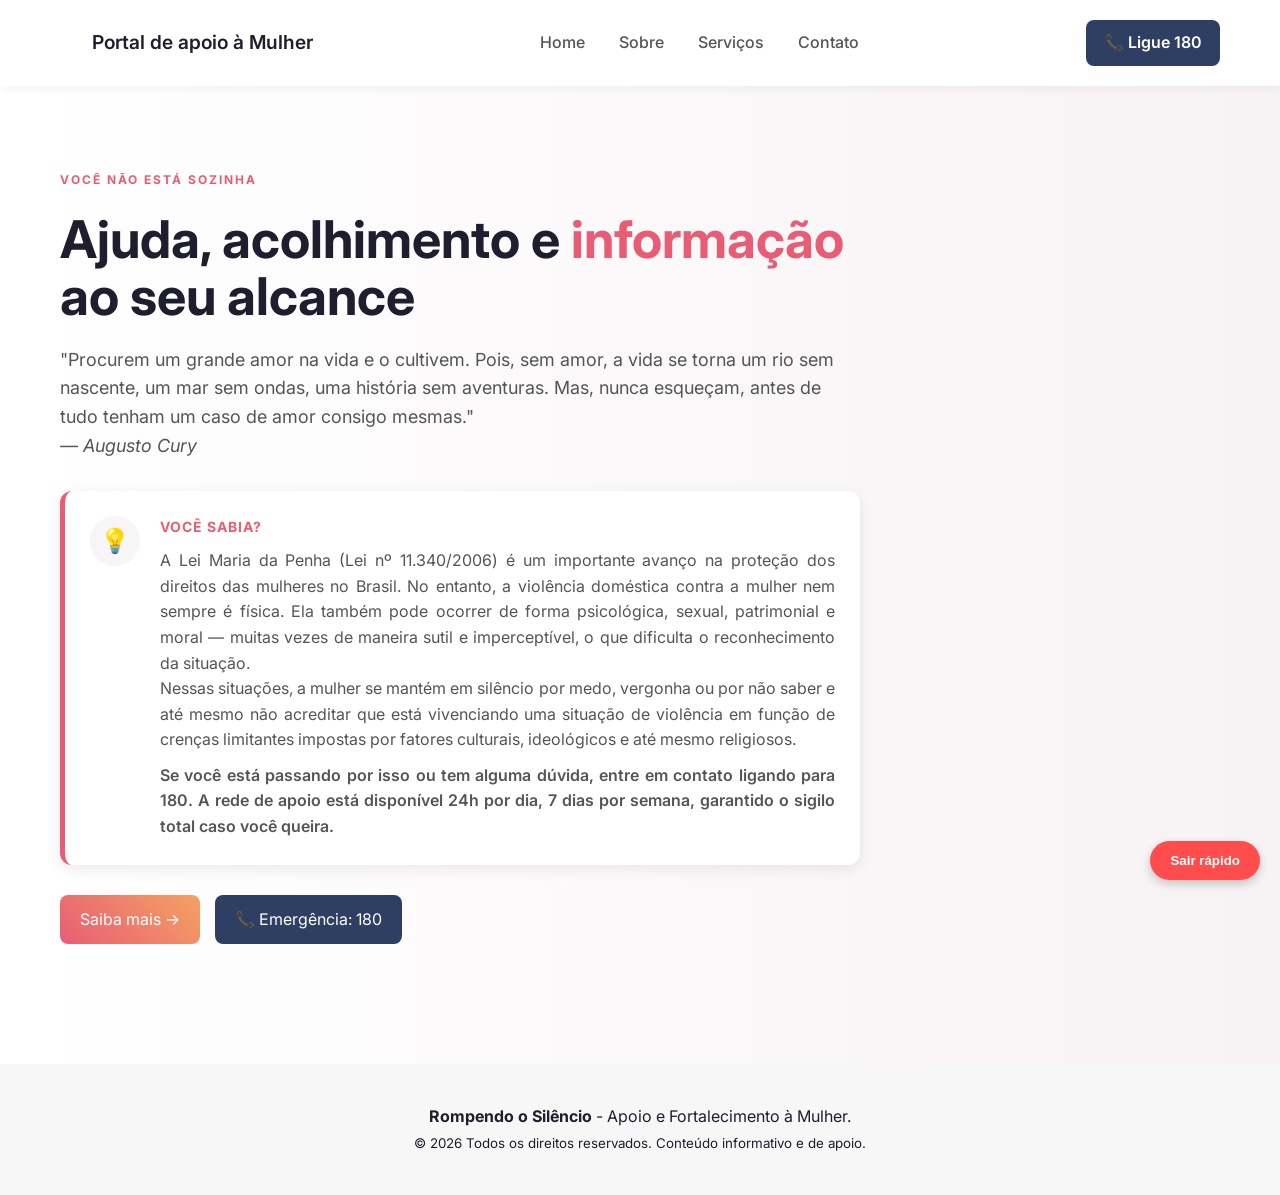
<file: index.html>
<!doctype html>
<html lang="pt-br">
  <head>
    <meta charset="UTF-8" />
    <meta name="viewport" content="width=device-width, initial-scale=1.0" />

    <title>Rompendo o Silêncio</title>

    <!-- Fonte moderna -->
    <link
      href="https://fonts.googleapis.com/css2?family=Inter:wght@300;400;600;700&display=swap"
      rel="stylesheet"
    />

    <link rel="stylesheet" href="css/style.css" />
  </head>

  <body>
    <!-- Botão de saída -->
    <button id="panic-button" onclick="saidaRapida()">Sair rápido</button>

    <!-- NAVBAR -->
    <header class="navbar">
      <div class="logo">
        <!-- SVG do Coração -->
        <svg class="heart-svg" viewBox="0 0 32 32" width="24" height="24">
          <path d="M16,28.261c-0.757,0-1.515-0.289-2.094-0.868C7.575,21.316,2,15.694,2,10.607C2,6.724,5.124,3.6,9,3.6 c2.083,0,3.957,0.963,5.328,2.534C15.706,4.563,17.58,3.6,19.664,3.6C23.547,3.6,26.67,6.724,26.67,10.607 c0,5.087-5.575,10.709-11.906,16.786C14.184,27.972,13.426,28.261,12.669,28.261z"/>
        </svg>
        Portal de apoio à Mulher
      </div>

      <nav>
        <a href="index.html">Home</a>
        <a href="sobre.html">Sobre</a>
        <a href="servicos.html">Serviços</a>
        <a href="contato.html">Contato</a>
      </nav>

      <a href="tel:180" class="btn-emergency">📞 Ligue 180</a>
    </header>

    <!-- HERO -->
    <section class="hero">
      <div class="hero-content">
        <span class="tag">VOCÊ NÃO ESTÁ SOZINHA</span>

        <h1>
          Ajuda, acolhimento e
          <span>informação</span> ao seu alcance
        </h1>

        <p>
          "Procurem um grande amor na vida e o cultivem. Pois, sem amor, a vida
          se torna um rio sem nascente, um mar sem ondas, uma história sem
          aventuras. Mas, nunca esqueçam, antes de tudo tenham um caso de amor
          consigo mesmas."
          <br />
          <cite>— Augusto Cury</cite>
        </p>

        <div class="you-knew">
          <div class="you-knew-icon">💡</div>
          <div class="you-knew-content">
            <span class="you-knew-label">VOCÊ SABIA?</span>
            <p>
              A Lei Maria da Penha (Lei nº 11.340/2006) é um importante avanço
              na proteção dos direitos das mulheres no Brasil. No entanto, a
              violência doméstica contra a mulher nem sempre é física. Ela também pode
              ocorrer de forma psicológica, sexual, patrimonial e moral — muitas
              vezes de maneira sutil e imperceptível, o que dificulta o
              reconhecimento da situação. <br>
              Nessas situações, a mulher se mantém em silêncio por medo, vergonha ou por não saber e até mesmo não acreditar que está vivenciando uma situação de violência em função de crenças limitantes impostas por fatores culturais, ideológicos e até mesmo religiosos.
            </p>
            <p>
              Se você está passando por isso ou tem alguma dúvida, entre em
              contato ligando para 180. A rede de apoio está disponível 24h por
              dia, 7 dias por semana, garantido o sigilo total caso você queira.
            </p>
          </div>
        </div>

        <div class="hero-buttons">
          <a href="sobre.html" class="btn-primary">Saiba mais →</a>
          <a href="tel:180" class="btn-secondary">📞 Emergência: 180</a>
        </div>
      </div>
    </section>

    <script src="js/script.js"></script>

    <!-- ACESSIBILIDADE VLIBRAS -->
    <div vw class="enabled">
      <div vw-access-button class="active"></div>
      <div vw-plugin-wrapper>
        <div class="vw-plugin-top-wrapper"></div>
      </div>
    </div>
    <script src="https://vlibras.gov.br/app/vlibras-plugin.js"></script>
    <script>
      new window.VLibras.Widget('https://vlibras.gov.br/app');
    </script>

  </body>

  <footer>
    <p>
      <strong>Rompendo o Silêncio</strong> - Apoio e Fortalecimento à Mulher.
    </p>
    <small
      >© 2026 Todos os direitos reservados. Conteúdo informativo e de
      apoio.</small
    >
  </footer>
</html>
</file>
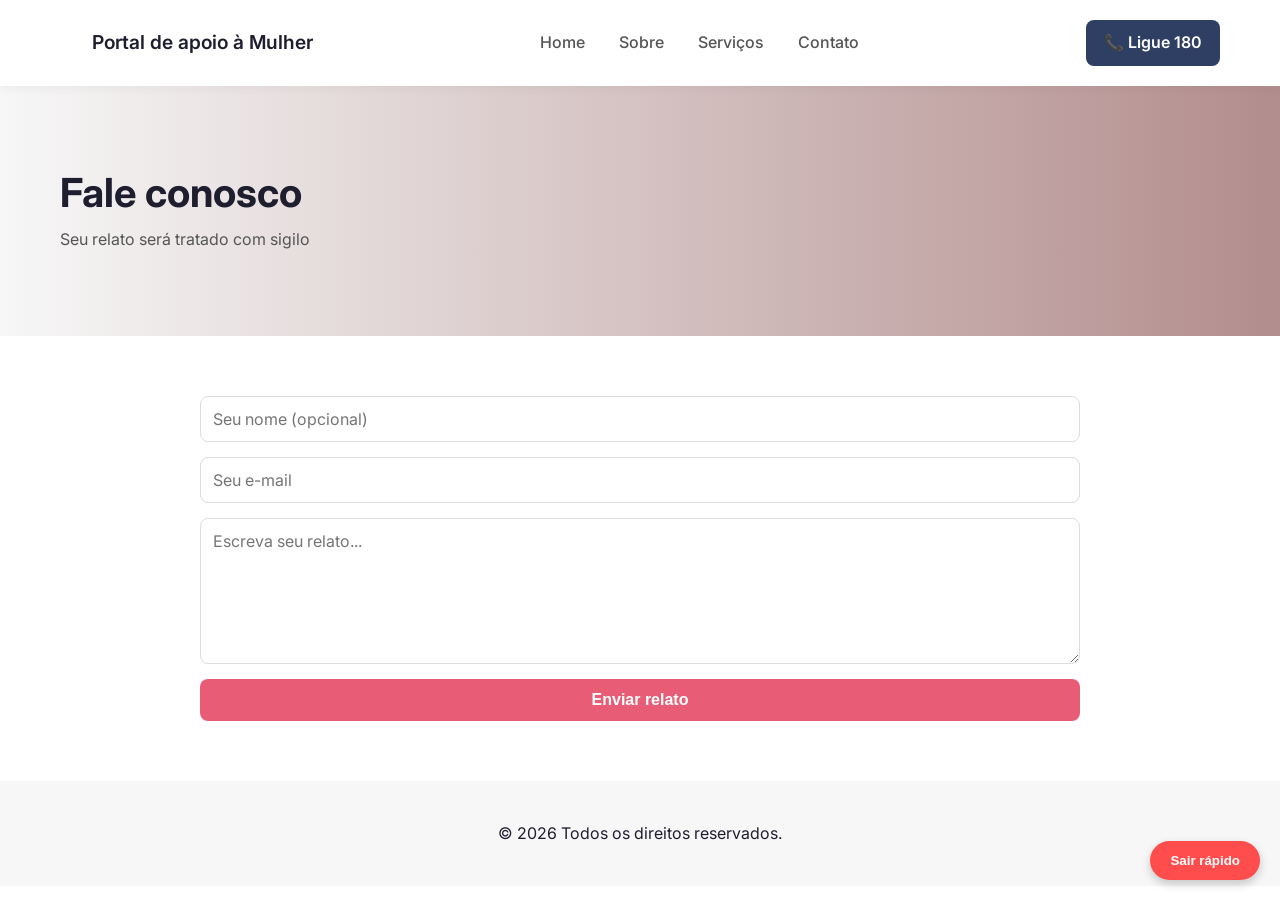
<file: contato.html>
<!doctype html>
<html lang="pt-br">
  <head>
    <meta charset="UTF-8" />
    <meta name="viewport" content="width=device-width, initial-scale=1.0" />
    <title>Rompendo o Silêncio</title>

    <link
      href="https://fonts.googleapis.com/css2?family=Inter:wght@300;400;600;700&display=swap"
      rel="stylesheet"
    />
    <link rel="stylesheet" href="css/style.css" />
  </head>

  <body>
    <button id="panic-button" onclick="saidaRapida()">Sair rápido</button>

    <header class="navbar">
      <div class="logo">
        <!-- SVG do Coração -->
        <svg class="heart-svg" viewBox="0 0 32 32" width="24" height="24">
          <path d="M16,28.261c-0.757,0-1.515-0.289-2.094-0.868C7.575,21.316,2,15.694,2,10.607C2,6.724,5.124,3.6,9,3.6 c2.083,0,3.957,0.963,5.328,2.534C15.706,4.563,17.58,3.6,19.664,3.6C23.547,3.6,26.67,6.724,26.67,10.607 c0,5.087-5.575,10.709-11.906,16.786C14.184,27.972,13.426,28.261,12.669,28.261z"/>
        </svg>
        Portal de apoio à Mulher
      </div>

      <nav>
        <a href="index.html">Home</a>
        <a href="sobre.html">Sobre</a>
        <a href="servicos.html">Serviços</a>
        <a href="contato.html">Contato</a>
      </nav>

      <a href="tel:180" class="btn-emergency">📞 Ligue 180</a>
    </header>

    <section class="page-hero">
      <h1>Fale conosco</h1>
      <p>Seu relato será tratado com sigilo</p>
    </section>

    <main class="content">
      <form
        id="meuForm"
        class="form"
        action="https://formspree.io/f/mnjwdane"
        method="POST"
      >
        <input type="text" id="campoNome" name="nome" placeholder="Seu nome (opcional)" />
        <input type="email" id="campoEmail" name="email" placeholder="Seu e-mail" required />

        <textarea
          id="campoRelato"
          name="relato"
          rows="6"
          placeholder="Escreva seu relato..."
          required
        ></textarea>

        <button type="submit" id="btnEnviar" class="btn-primary">Enviar relato</button>
      </form>

      <p id="mensagemStatus" style="display: none;"></p>

    </main>

    <script src="js/script.js"></script>

    <!-- ACESSIBILIDADE VLIBRAS -->
    <div vw class="enabled">
      <div vw-access-button class="active"></div>
      <div vw-plugin-wrapper>
        <div class="vw-plugin-top-wrapper"></div>
      </div>
    </div>
    <script src="https://vlibras.gov.br/app/vlibras-plugin.js"></script>
    <script>
      new window.VLibras.Widget('https://vlibras.gov.br/app');
    </script>

  </body>

  <footer>
    <p>© 2026 Todos os direitos reservados.</p>
  </footer>
</html>
</file>
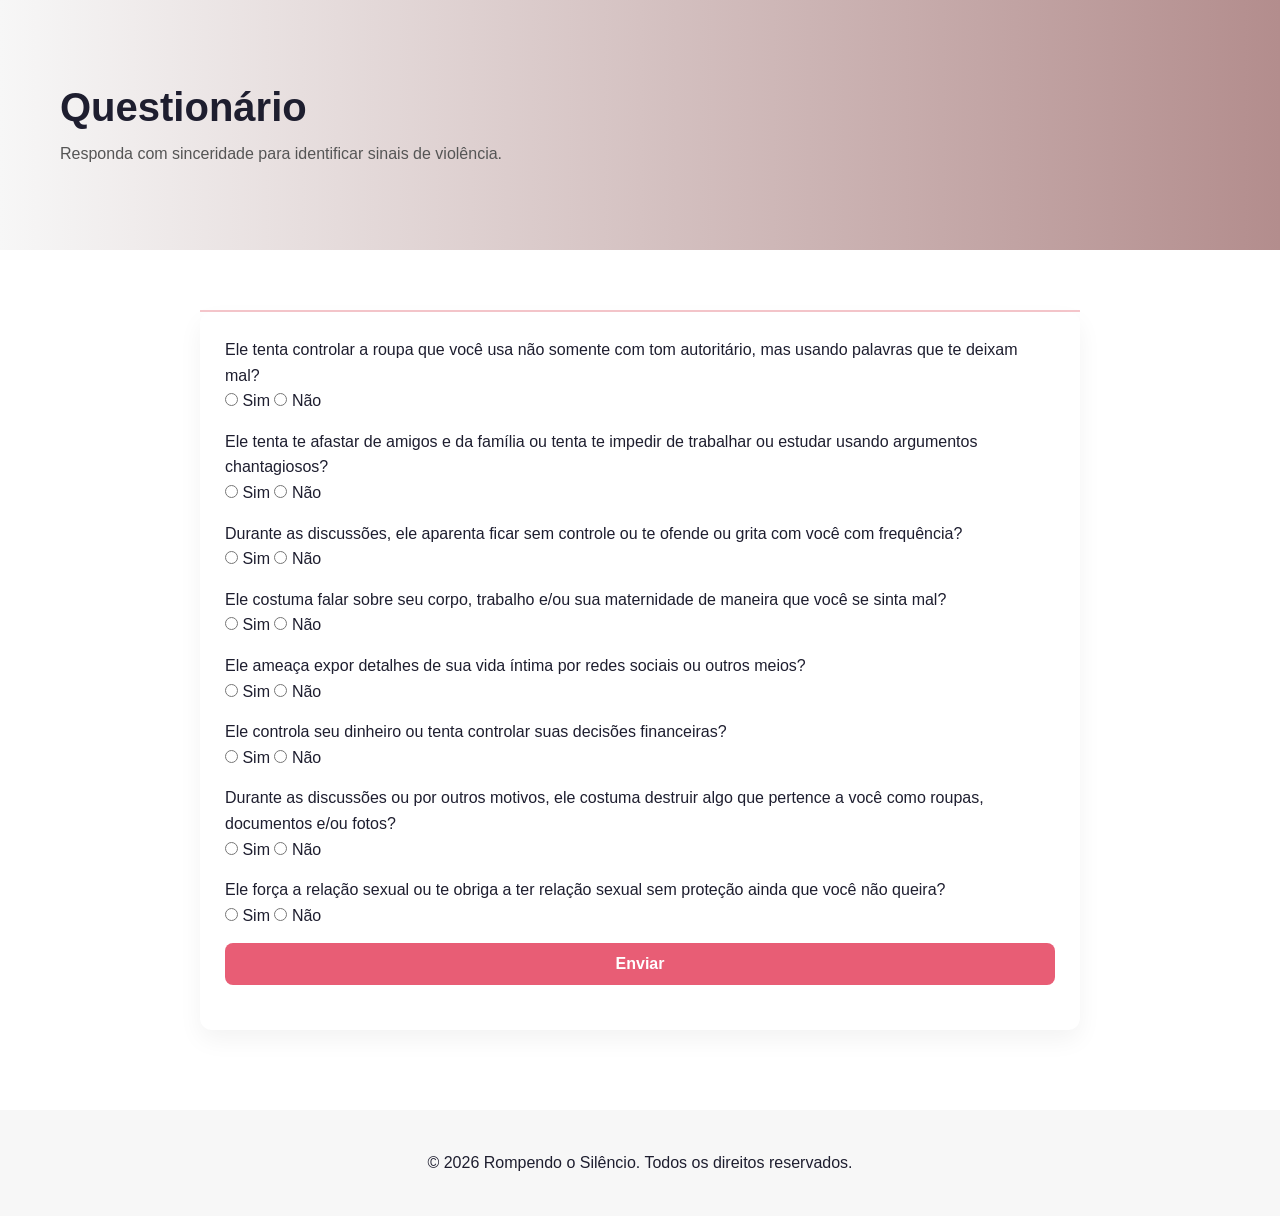
<file: questionario.html>
<!doctype html>
<html lang="pt-br">
  <head>
    <meta charset="UTF-8" />
    <meta name="viewport" content="width=device-width, initial-scale=1.0">
    <title>Questionário</title>
    <link rel="stylesheet" href="css/style.css" />
    <!-- usa o mesmo style.css -->
    <style>
      /* Complemento específico para o questionário */
      .progress {
        margin-top: 15px;
        height: 8px;
        background: var(--secondary);
        border-radius: 4px;
        overflow: hidden;
      }
      .progress-bar {
        height: 100%;
        background: var(--primary);
        width: 100%;
        transition: width 1s linear;
      }
      .resultado {
        margin-top: 20px;
        font-weight: bold;
        color: var(--primary);
      }
    </style>
  </head>
  <body>
    <section class="page-hero">
      <h1>Questionário</h1>
      <p>Responda com sinceridade para identificar sinais de violência.</p>
    </section>

    <main class="content">
      <div id="mensagemErro" class="mensagem erro"></div>
      <div class="card">
        <form id="formQuestionario" class="form">
          <div class="pergunta">
            <label>Ele tenta controlar a roupa que você usa não somente com tom autoritário, mas usando palavras que te deixam mal?</label><br />
            <input type="radio" name="q1" value="sim" required/> Sim
            <input type="radio" name="q1" value="nao" /> Não
          </div>

          <div class="pergunta">
            <label
              >Ele tenta te afastar de amigos e da família ou tenta te impedir
              de trabalhar ou estudar usando argumentos chantagiosos?</label
            ><br />
            <input type="radio" name="q2" value="sim" required/> Sim
            <input type="radio" name="q2" value="nao" /> Não
          </div>

          <div class="pergunta">
            <label
              >Durante as discussões, ele aparenta ficar sem controle ou te
              ofende ou grita com você com frequência?</label
            ><br />
            <input type="radio" name="q3" value="sim" required/> Sim
            <input type="radio" name="q3" value="nao" /> Não
          </div>

          <div class="pergunta">
            <label
              >Ele costuma falar sobre seu corpo, trabalho e/ou sua maternidade
              de maneira que você se sinta mal?</label
            ><br />
            <input type="radio" name="q4" value="sim" required/> Sim
            <input type="radio" name="q4" value="nao" /> Não
          </div>

          <div class="pergunta">
            <label
              >Ele ameaça expor detalhes de sua vida íntima por redes sociais ou
              outros meios?</label
            ><br />
            <input type="radio" name="q5" value="sim" required/> Sim
            <input type="radio" name="q5" value="nao" /> Não
          </div>

          <div class="pergunta">
            <label
              >Ele controla seu dinheiro ou tenta controlar suas decisões
              financeiras?</label
            ><br />
            <input type="radio" name="q6" value="sim" required/> Sim
            <input type="radio" name="q6" value="nao" /> Não
          </div>

          <div class="pergunta">
            <label
              >Durante as discussões ou por outros motivos, ele costuma destruir
              algo que pertence a você como roupas, documentos e/ou
              fotos?</label
            ><br />
            <input type="radio" name="q7" value="sim" required/> Sim
            <input type="radio" name="q7" value="nao" /> Não
          </div>

          <div class="pergunta">
            <label
              >Ele força a relação sexual ou te obriga a ter relação sexual sem
              proteção ainda que você não queira?</label
            ><br />
            <input type="radio" name="q8" value="sim" required/> Sim
            <input type="radio" name="q8" value="nao" /> Não
          </div>

          <button type="button" id="btnEnviar" class="btn-primary">
            Enviar
          </button>
        </form>

        <div id="resultado" class="resultado"></div>
        <div class="progress" style="display: none">
          <div class="progress-bar" id="progressBar"></div>
        </div>
      </div>
    </main>

    <footer>
      <p>© 2026 Rompendo o Silêncio. Todos os direitos reservados.</p>
    </footer>

    <script src="js/script.js"></script>

    <!-- ACESSIBILIDADE VLIBRAS -->
    <div vw class="enabled">
      <div vw-access-button class="active"></div>
      <div vw-plugin-wrapper>
        <div class="vw-plugin-top-wrapper"></div>
      </div>
    </div>
  </body>

</html>
</file>
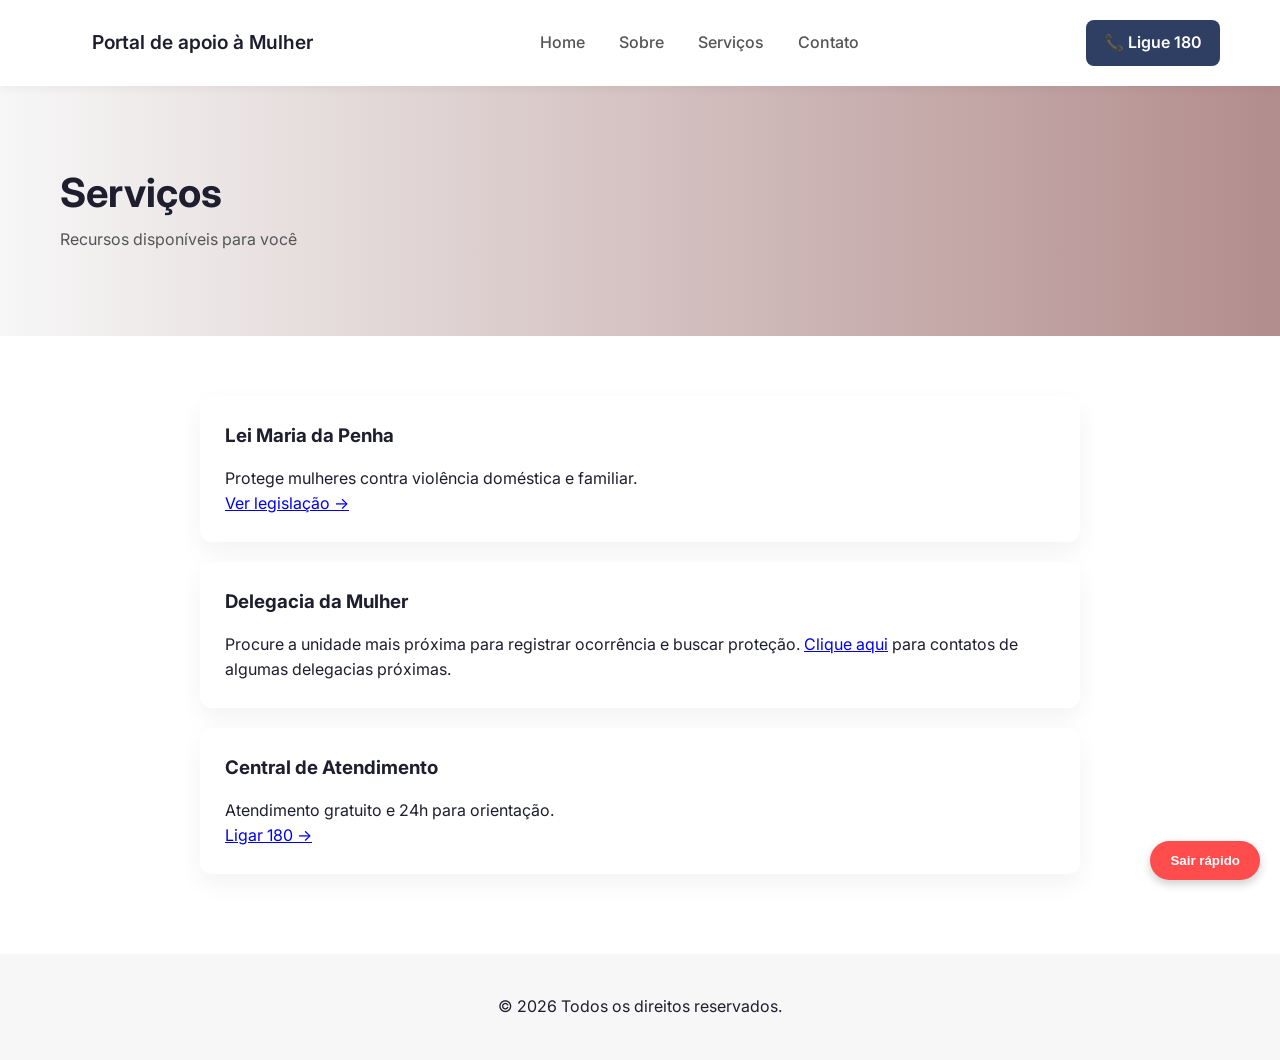
<file: servicos.html>
<!doctype html>
<html lang="pt-br">
  <head>
    <meta charset="UTF-8" />
    <meta name="viewport" content="width=device-width, initial-scale=1.0" />
    <title>Rompendo o Silêncio</title>

    <link
      href="https://fonts.googleapis.com/css2?family=Inter:wght@300;400;600;700&display=swap"
      rel="stylesheet"
    />
    <link rel="stylesheet" href="css/style.css" />
  </head>

  <body>
    <button id="panic-button" onclick="saidaRapida()">Sair rápido</button>

    <header class="navbar">
      <div class="logo">
        <!-- SVG do Coração -->
        <svg class="heart-svg" viewBox="0 0 32 32" width="24" height="24">
          <path d="M16,28.261c-0.757,0-1.515-0.289-2.094-0.868C7.575,21.316,2,15.694,2,10.607C2,6.724,5.124,3.6,9,3.6 c2.083,0,3.957,0.963,5.328,2.534C15.706,4.563,17.58,3.6,19.664,3.6C23.547,3.6,26.67,6.724,26.67,10.607 c0,5.087-5.575,10.709-11.906,16.786C14.184,27.972,13.426,28.261,12.669,28.261z"/>
        </svg>
        Portal de apoio à Mulher
      </div>

      <nav>
        <a href="index.html">Home</a>
        <a href="sobre.html">Sobre</a>
        <a href="servicos.html">Serviços</a>
        <a href="contato.html">Contato</a>
      </nav>

      <a href="tel:180" class="btn-emergency">📞 Ligue 180</a>
    </header>

    <section class="page-hero">
      <h1>Serviços</h1>
      <p>Recursos disponíveis para você</p>
    </section>

    <main class="content">
      <div class="card">
        <h3>Lei Maria da Penha</h3>
        <p>Protege mulheres contra violência doméstica e familiar.</p>
        <a
          href="https://www.planalto.gov.br/ccivil_03/_ato2004-2006/2006/lei/l11340.htm"
          target="_blank"
        >
          Ver legislação →
        </a>
      </div>

      <div class="card">
        <h3>Delegacia da Mulher</h3>
        <p>
          Procure a unidade mais próxima para registrar ocorrência e buscar
          proteção. <a href="javascript:void(0)">Clique aqui</a> para contatos de algumas delegacias próximas.
        </p>
      </div>

      <div class="card">
        <h3>Central de Atendimento</h3>
        <p>Atendimento gratuito e 24h para orientação.</p>
        <a href="tel:180">Ligar 180 →</a>
      </div>
    </main>

    <script src="js/script.js"></script>

    <!-- ACESSIBILIDADE VLIBRAS -->
    <div vw class="enabled">
      <div vw-access-button class="active"></div>
      <div vw-plugin-wrapper>
        <div class="vw-plugin-top-wrapper"></div>
      </div>
    </div>
    <script src="https://vlibras.gov.br/app/vlibras-plugin.js"></script>
    <script>
      new window.VLibras.Widget('https://vlibras.gov.br/app');
    </script>

  </body>

  <footer>
    <p>© 2026 Todos os direitos reservados.</p>
  </footer>
</html>
</file>
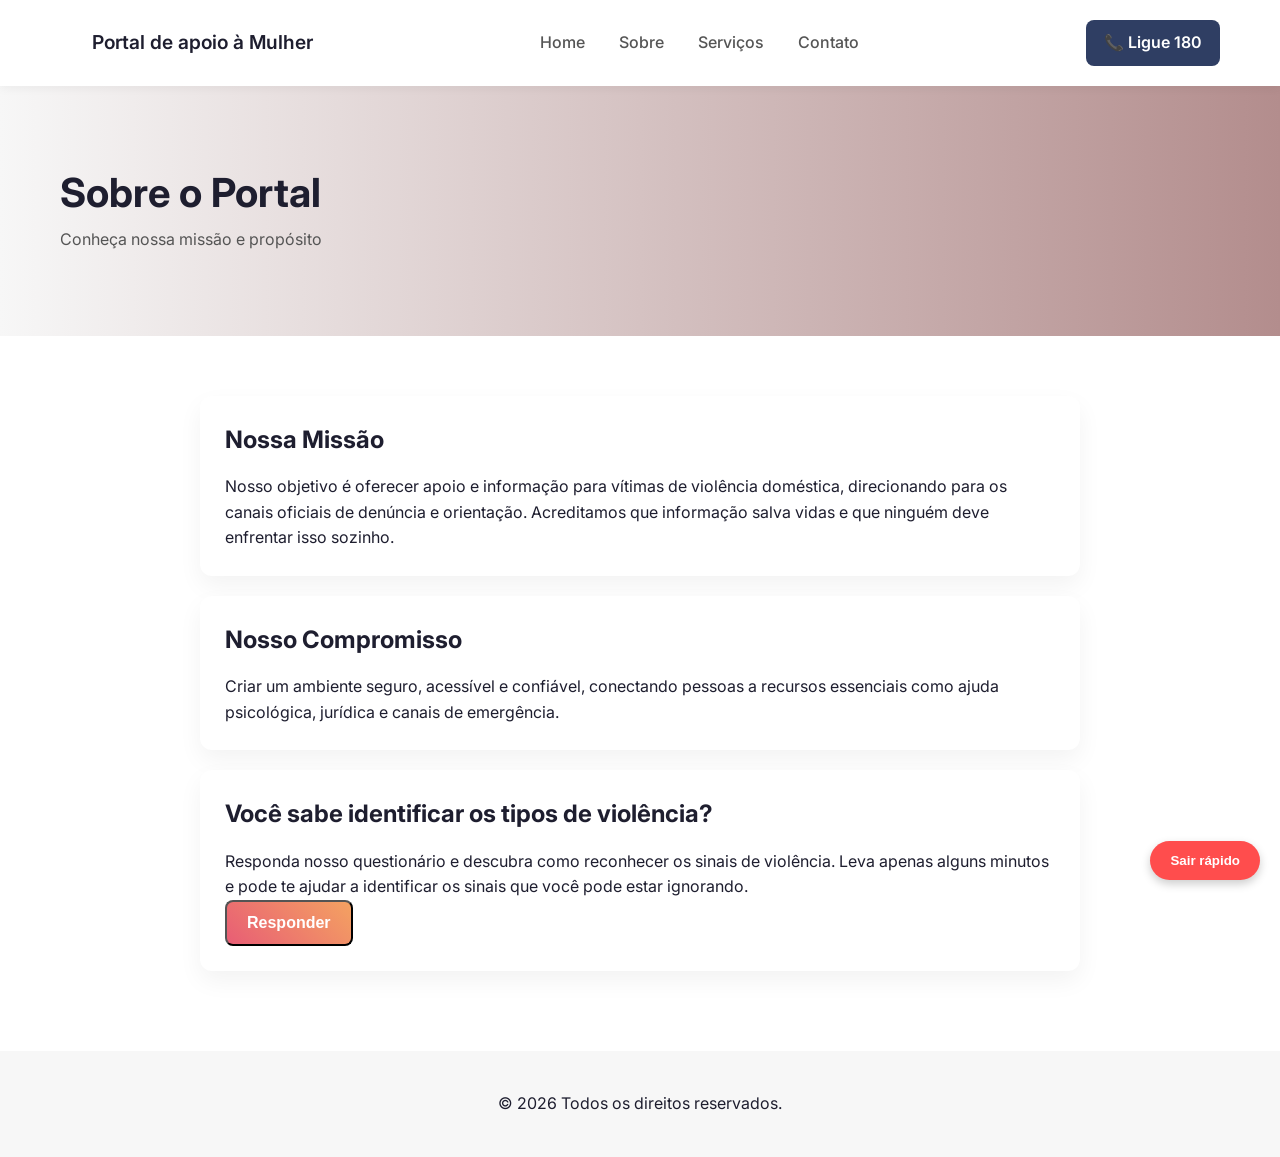
<file: sobre.html>
<!doctype html>
<html lang="pt-br">
  <head>
    <meta charset="UTF-8" />
    <meta name="viewport" content="width=device-width, initial-scale=1.0" />
    <title>Rompendo o Silêncio</title>

    <link
      href="https://fonts.googleapis.com/css2?family=Inter:wght@300;400;600;700&display=swap"
      rel="stylesheet"
    />
    <link rel="stylesheet" href="css/style.css" />
  </head>

  <body>
    <button id="panic-button" onclick="saidaRapida()">Sair rápido</button>

    <header class="navbar">
      <div class="logo">
        <!-- SVG do Coração -->
        <svg class="heart-svg" viewBox="0 0 32 32" width="24" height="24">
          <path d="M16,28.261c-0.757,0-1.515-0.289-2.094-0.868C7.575,21.316,2,15.694,2,10.607C2,6.724,5.124,3.6,9,3.6 c2.083,0,3.957,0.963,5.328,2.534C15.706,4.563,17.58,3.6,19.664,3.6C23.547,3.6,26.67,6.724,26.67,10.607 c0,5.087-5.575,10.709-11.906,16.786C14.184,27.972,13.426,28.261,12.669,28.261z"/>
        </svg>
        Portal de apoio à Mulher
      </div>

      <nav>
        <a href="index.html">Home</a>
        <a href="sobre.html">Sobre</a>
        <a href="servicos.html">Serviços</a>
        <a href="contato.html">Contato</a>
      </nav>

      <a href="tel:180" class="btn-emergency">📞 Ligue 180</a>
    </header>

    <section class="page-hero">
      <h1>Sobre o Portal</h1>
      <p>Conheça nossa missão e propósito</p>
    </section>

    <main class="content">
      <div class="card">
        <h2>Nossa Missão</h2>
        <p>
          Nosso objetivo é oferecer apoio e informação para vítimas de violência
          doméstica, direcionando para os canais oficiais de denúncia e
          orientação. Acreditamos que informação salva vidas e que ninguém deve
          enfrentar isso sozinho.
        </p>
      </div>

      <div class="card">
        <h2>Nosso Compromisso</h2>
        <p>
          Criar um ambiente seguro, acessível e confiável, conectando pessoas a
          recursos essenciais como ajuda psicológica, jurídica e canais de
          emergência.
        </p>
      </div>

      <div class="card">
        <h2>Você sabe identificar os tipos de violência?</h2>
        <p id="questionario">
          Responda nosso questionário e descubra como reconhecer os sinais de
          violência. Leva apenas alguns minutos e pode te ajudar a identificar
          os sinais que você pode estar ignorando.
        </p>
        
        <button type="submit" class="btn-primary" onclick="respQuestionario()">
          <strong>Responder</strong>
        </button>
        
      </div>
    </main>

    <script src="js/script.js"></script>

    <!-- ACESSIBILIDADE VLIBRAS -->
    <div vw class="enabled">
      <div vw-access-button class="active"></div>
      <div vw-plugin-wrapper>
        <div class="vw-plugin-top-wrapper"></div>
      </div>
    </div>
    <script src="https://vlibras.gov.br/app/vlibras-plugin.js"></script>
    <script>
      new window.VLibras.Widget('https://vlibras.gov.br/app');
    </script>

  </body>

  <footer>
    <p>© 2026 Todos os direitos reservados.</p>
  </footer>
</html>
</file>
<file: css/style.css>
/* VARIÁVEIS E RESET */
:root {
    --primary: #e85d75;
    --secondary: #f8f5f7;
    --dark: #1e1e2f;
    --text: #555;
    --bg-light: #f7f7f7;
}

* {
    margin: 0;
    padding: 0;
    box-sizing: border-box;
}

body {
    font-family: 'Inter', sans-serif;
    background: #fff;
    color: var(--dark);
    line-height: 1.6; /* Melhora a leitura geral */
}


/* ANIMAÇÃO LOGO CORAÇÃO */
.logo {
  display: flex;
  align-items: center;
  gap: 8px; /* Espaço entre o coração e o texto */
}

.heart-svg {
  fill: none; /* Sem preenchimento inicial */
  stroke: #ff3e60; /* Cor do contorno */
  stroke-width: 1.5; /* Espessura da linha */
  stroke-linecap: round;
  stroke-linejoin: round;
  
  /* Efeito de desenho */
  stroke-dasharray: 100; /* Tamanho da linha */
  stroke-dashoffset: 100; /* Esconde a linha */
  animation: drawHeart 2s ease-in-out infinite alternate;
}

@keyframes drawHeart {
  0% {
    stroke-dashoffset: 100;
    fill: transparent;
  }
  50% {
    stroke-dashoffset: 0; /* Desenha a linha */
    fill: transparent;
  }
  100% {
    stroke-dashoffset: 0;
    fill: #ff3e60; /* Preenche com a cor no final */
  }
}


/* NAVBAR */
.navbar {
    display: flex;
    justify-content: space-between;
    align-items: center;
    padding: 20px 60px;
    background: white;
    position: sticky;
    top: 0;
    z-index: 1000;
    box-shadow: 0 2px 10px rgba(0,0,0,0.05);
}

.logo {
    font-weight: 600;
    font-size: 1.2rem;
}

.navbar nav a {
    margin: 0 15px;
    text-decoration: none;
    color: var(--text);
    font-weight: 500;
    transition: color 0.3s;
}

.navbar nav a:hover {
    color: var(--primary);
}


/* BOTÕES GERAIS */
.btn-emergency {
    background: #2f3e63;
    color: white;
    padding: 10px 18px;
    border-radius: 8px;
    text-decoration: none;
    font-weight: 600;
}

.btn-primary {
    cursor: pointer; /* efeito da mãozinha */
    background: linear-gradient(45deg, #e85d75, #f4a261);
    color: white;
    padding: 12px 20px;
    border-radius: 8px;
    text-decoration: none;
    display: inline-block;
    font-size: 16px;
    transition: background-color 0.3s ease;
}

.btn-secondary {
    background: #2f3e63;
    color: white;
    padding: 12px 20px;
    border-radius: 8px;
    text-decoration: none;
    display: inline-block;
    cursor: pointer;
}


/* HERO PRINCIPAL (HOME) */
.hero {
    padding: 80px 60px;
    background: linear-gradient(to right, #fff, #f7f2f4);
}

.hero-content {
    max-width: 800px;
}

.tag {
    color: var(--primary);
    font-size: 12px;
    letter-spacing: 2px;
    font-weight: 700;
}

.hero h1 {
    font-size: 52px;
    margin: 20px 0;
    line-height: 1.1;
}

.hero h1 span {
    color: var(--primary);
}

.hero p {
    color: var(--text);
    margin-bottom: 30px;
    font-size: 18px;
}

.hero-buttons {
    display: flex;
    gap: 15px;
    margin-bottom: 40px;
}


/* DESTAQUE VOCÊ SABIA */
.you-knew {
    background: #ffffff;
    border-left: 5px solid var(--primary);
    padding: 25px;
    border-radius: 12px;
    box-shadow: 0 4px 15px rgba(0, 0, 0, 0.08);
    margin: 30px 0;
    display: flex;
    gap: 20px;
    align-items: flex-start;
    transition: transform 0.3s ease;
}

.you-knew:hover {
    transform: translateY(-5px);
}

.you-knew-icon {
    font-size: 24px;
    background: var(--secondary);
    padding: 10px;
    border-radius: 50%;
    min-width: 50px;
    height: 50px;
    display: flex;
    align-items: center;
    justify-content: center;
}

.you-knew-label {
    display: block;
    font-weight: 700;
    color: var(--primary);
    font-size: 14px;
    margin-bottom: 10px;
    text-transform: uppercase;
    letter-spacing: 1px;
}

.you-knew-content p {
    font-size: 16px;
    color: var(--text);
    margin-bottom: 10px;
    text-align: justify;
}

.you-knew-content p:last-child {
    margin-bottom: 0;
    font-weight: 600;
    
}


/* HERO INTERNO (SOBRE/SERVIÇOS) */
.page-hero {
    padding: 80px 60px;
    background: linear-gradient(to right, #f7f7f7, #b38d8d);
    display: flex;
    flex-direction: column;
    justify-content: center;
    align-items: flex-start;
    min-height: 250px;
    width: 100%;
}

.page-hero h1 {
    font-size: 40px;
    margin-bottom: 10px;
    line-height: 1.2;
}

.page-hero p {
    color: var(--text);
    max-width: 600px;
}


/* CONTEÚDO E CARDS */
.content {
    padding: 60px;
    max-width: 1000px;
    margin: auto;
}

.card {
    background: white;
    padding: 25px;
    border-radius: 12px;
    box-shadow: 0 10px 25px rgba(0,0,0,0.05);
    margin-bottom: 20px;
}

.card h2, .card h3 {
    margin-bottom: 15px;
    color: var(--dark);
}

.card p a {
    display: inline !important;
    text-decoration: underline;
    /*color: var(--primary);*/
    padding: 0;
    margin: 0;
}

/* FORMULÁRIO */
.form {
    display: flex;
    flex-direction: column;
    gap: 15px;
}

.form input, .form textarea {
    padding: 12px;
    border-radius: 8px;
    border: 1px solid #ddd;
    font-family: inherit;
    font-size: 16px; /* Evita zoom automático no iOS */
}

.form button {
    border: none;
    cursor: pointer;
    background: var(--primary);
    color: white;
    padding: 12px;
    border-radius: 8px;
    font-weight: 600;
    transition: opacity 0.3s;
}

.form button:hover {
    opacity: 0.9;
}


/* BOTÃO PÂNICO FIXO */
#panic-button {
    position: fixed;
    bottom: 20px;
    right: 20px;
    background: #ff4d4d;
    color: white;
    border: none;
    padding: 12px 20px;
    border-radius: 25px;
    cursor: pointer;
    font-weight: bold;
    box-shadow: 0 4px 10px rgba(0,0,0,0.2);
    z-index: 2000;
}


/* --- RESPONSIVIDADE (MEDIA QUERIES) --- */
@media (max-width: 768px) {
    .navbar {
        padding: 20px;
        flex-direction: column;
        gap: 15px;
    }

    .navbar nav {
        display: flex;
        flex-direction: column;
        align-items: center;
        gap: 10px;
    }

    .hero {
        padding: 40px 20px;
    }

    .hero h1 {
        font-size: 32px;
    }

    .hero-buttons {
        flex-direction: column;
    }

    .page-hero {
        padding: 40px 20px;
        min-height: 180px;
        align-items: center;
        text-align: center;
    }

    .page-hero h1 {
        font-size: 28px;
    }

    .you-knew {
        flex-direction: column;
        align-items: center;
        text-align: justify;
        padding: 20px;
    }

    .content {
        padding: 30px 20px;
    }
}


/* QUESTIONÁRIO (VISUAL ELEGANTE) */
.mensagem-erro {
    display: none;
    background: #ffe6e6;
    color: #b30000;
    border-left: 5px solid #ff4d4d;
    padding: 12px 16px;
    margin-bottom: 20px;
    border-radius: 6px;
    font-weight: 500;
}

.mensagem-erro.ativa {
    display: block;

}

.erro-pergunta {
    border: 2px solid #ff4d4d;
    padding: 10px;
    border-radius: 8px;
    background-color: #fff5f5;
}


/* --- ESTILOS PARA LISTAGEM DE SERVIÇOS --- */
/* Grid que se ajusta sozinho: 1 coluna no celular, 2 ou 3 no PC */
.grid-delegacias {
    display: grid;
    grid-template-columns: repeat(auto-fit, minmax(280px, 1fr));
    gap: 20px;
}

/* Estilo para os cards de informação */
.info-card {
    background: #fff;
    padding: 20px;
    border-radius: 12px;
    box-shadow: 0 4px 15px rgba(0,0,0,0.05);
}

.info-card h3 {
    color: var(--primary);
    font-size: 1.2rem;
    margin-bottom: 10px;
}

.info-card p {
    font-size: 0.95rem;
    color: var(--text);
    margin-bottom: 15px;
}


/* Botão de ligar dentro do card */
.btn-call {
    display: block;
    background: var(--dark);
    color: white;
    padding: 10px;
    border-radius: 8px;
    text-align: center;
    text-decoration: none;
    font-size: 0.9rem;
    transition: background 0.3s;
}

.btn-call:hover {
    background: var(--primary);
}


/* Ajuste para telas pequenas */
@media (max-width: 480px) {
    .grid-delegacias {
        grid-template-columns: 1fr; /* Força uma coluna apenas em celulares pequenos */
    }
    
}


/* MENSAGEM DE STATUS FORM NA PÁGINA CONTATO */
#mensagemStatus {
    padding: 15px;
    border-radius: 8px;
    font-size: 14px;
    text-align: center;
    font-weight: 500;
    margin-top: 15px;
    animation: fadeIn 0.4s ease;
}

.sucesso {
    background-color: #d4edda;
    color: #155724;
    border: 1px solid #c3e6cb;
}

.erro {
    background-color: #f8d7da;
    color: #721c24;
    border: 1px solid #f5c6cb;
}

@keyframes fadeIn {
    from { opacity: 0; transform: translateY(-10px); }
    to { opacity: 1; transform: translateY(0); }
}


/* FOOTER */
footer {
    padding: 40px 20px;
    text-align: center;
    background: var(--bg-light);
    width: 100%;
}
</file>
